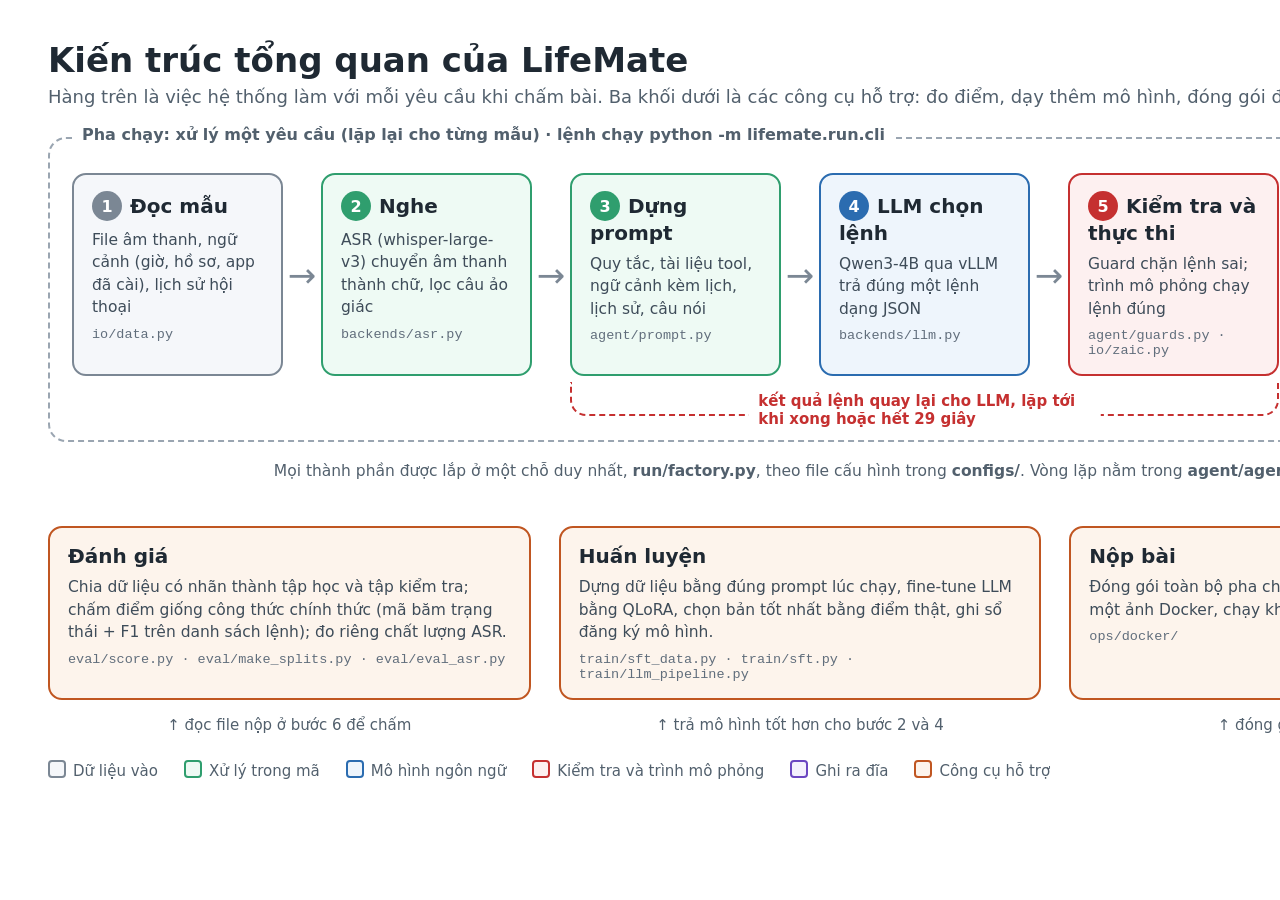
<file: docs/diagrams/src/architecture.html>
<!doctype html><html lang="vi"><head><meta charset="utf-8"><link rel="stylesheet" href="style.css">
<style>
.row { display: grid; grid-template-columns: 1fr 38px 1fr 38px 1fr 38px 1fr 38px 1fr 38px 1fr; align-items: stretch; }
.loop { margin: 6px 0 0; display: grid; grid-template-columns: 1fr 38px 1fr 38px 1fr 38px 1fr 38px 1fr 38px 1fr; }
.loopbar { grid-column: 5 / 10; border: 2.5px dashed #c53030; border-top: none; height: 34px; border-radius: 0 0 16px 16px; position: relative; }
.loopbar b { position: absolute; left: 50%; transform: translateX(-50%); bottom: -14px; background: #fff; padding: 0 10px; color: #c53030; font-size: 15px; }
.zone { border: 2px dashed #9aa5b1; border-radius: 18px; padding: 34px 22px 24px; position: relative; margin-top: 8px; }
.zone > .zt { position: absolute; top: -14px; left: 22px; background: #fff; padding: 0 10px; font-size: 16px; font-weight: 700; color: #52606d; }
.support { display: grid; grid-template-columns: 1fr 1fr 1fr; gap: 28px; margin-top: 46px; }
.links { display: grid; grid-template-columns: 1fr 1fr 1fr; gap: 28px; margin-top: 16px; font-size: 15px; color: #52606d; text-align: center; }
.factory { margin-top: 20px; font-size: 15.5px; color: #52606d; text-align: center; }
</style></head><body><div class="canvas" id="cv">
<h1>Kiến trúc tổng quan của LifeMate</h1>
<div class="sub">Hàng trên là việc hệ thống làm với mỗi yêu cầu khi chấm bài. Ba khối dưới là các công cụ hỗ trợ: đo điểm, dạy thêm mô hình, đóng gói để nộp.</div>
<div class="zone"><div class="zt">Pha chạy: xử lý một yêu cầu (lặp lại cho từng mẫu) · lệnh chạy python -m lifemate.run.cli</div>
<div class="row">
  <div class="box gray"><span class="n">1</span><span class="t">Đọc mẫu</span><div class="d">File âm thanh, ngữ cảnh (giờ, hồ sơ, app đã cài), lịch sử hội thoại</div><div class="code">io/data.py</div></div>
  <div class="arrow">→</div>
  <div class="box green"><span class="n">2</span><span class="t">Nghe</span><div class="d">ASR (whisper-large-v3) chuyển âm thanh thành chữ, lọc câu ảo giác</div><div class="code">backends/asr.py</div></div>
  <div class="arrow">→</div>
  <div class="box green"><span class="n">3</span><span class="t">Dựng prompt</span><div class="d">Quy tắc, tài liệu tool, ngữ cảnh kèm lịch, lịch sử, câu nói</div><div class="code">agent/prompt.py</div></div>
  <div class="arrow">→</div>
  <div class="box blue"><span class="n">4</span><span class="t">LLM chọn lệnh</span><div class="d">Qwen3-4B qua vLLM trả đúng một lệnh dạng JSON</div><div class="code">backends/llm.py</div></div>
  <div class="arrow">→</div>
  <div class="box red"><span class="n">5</span><span class="t">Kiểm tra và thực thi</span><div class="d">Guard chặn lệnh sai; trình mô phỏng chạy lệnh đúng</div><div class="code">agent/guards.py · io/zaic.py</div></div>
  <div class="arrow">→</div>
  <div class="box purple"><span class="n">6</span><span class="t">Ghi kết quả</span><div class="d">Danh sách lệnh + mã băm trạng thái thành một dòng nộp bài</div><div class="code">io/store.py</div></div>
</div>
<div class="loop"><div class="loopbar"><b>kết quả lệnh quay lại cho LLM, lặp tới khi xong hoặc hết 29 giây</b></div></div>
</div>
<div class="factory">Mọi thành phần được lắp ở một chỗ duy nhất, <b>run/factory.py</b>, theo file cấu hình trong <b>configs/</b>. Vòng lặp nằm trong <b>agent/agent.py</b>.</div>
<div class="support">
  <div class="box orange"><span class="t">Đánh giá</span><div class="d">Chia dữ liệu có nhãn thành tập học và tập kiểm tra; chấm điểm giống công thức chính thức (mã băm trạng thái + F1 trên danh sách lệnh); đo riêng chất lượng ASR.</div><div class="code">eval/score.py · eval/make_splits.py · eval/eval_asr.py</div></div>
  <div class="box orange"><span class="t">Huấn luyện</span><div class="d">Dựng dữ liệu bằng đúng prompt lúc chạy, fine-tune LLM bằng QLoRA, chọn bản tốt nhất bằng điểm thật, ghi sổ đăng ký mô hình.</div><div class="code">train/sft_data.py · train/sft.py · train/llm_pipeline.py</div></div>
  <div class="box orange"><span class="t">Nộp bài</span><div class="d">Đóng gói toàn bộ pha chạy cùng trọng số mô hình vào một ảnh Docker, chạy không có mạng.</div><div class="code">ops/docker/</div></div>
</div>
<div class="links"><div>↑ đọc file nộp ở bước 6 để chấm</div><div>↑ trả mô hình tốt hơn cho bước 2 và 4</div><div>↑ đóng gói các bước 1–6</div></div>
<div class="legend"><span class="lg-gray">Dữ liệu vào</span><span class="lg-green">Xử lý trong mã</span><span class="lg-blue">Mô hình ngôn ngữ</span><span class="lg-red">Kiểm tra và trình mô phỏng</span><span class="lg-purple">Ghi ra đĩa</span><span class="lg-orange">Công cụ hỗ trợ</span></div>
</div></body></html>
</file>
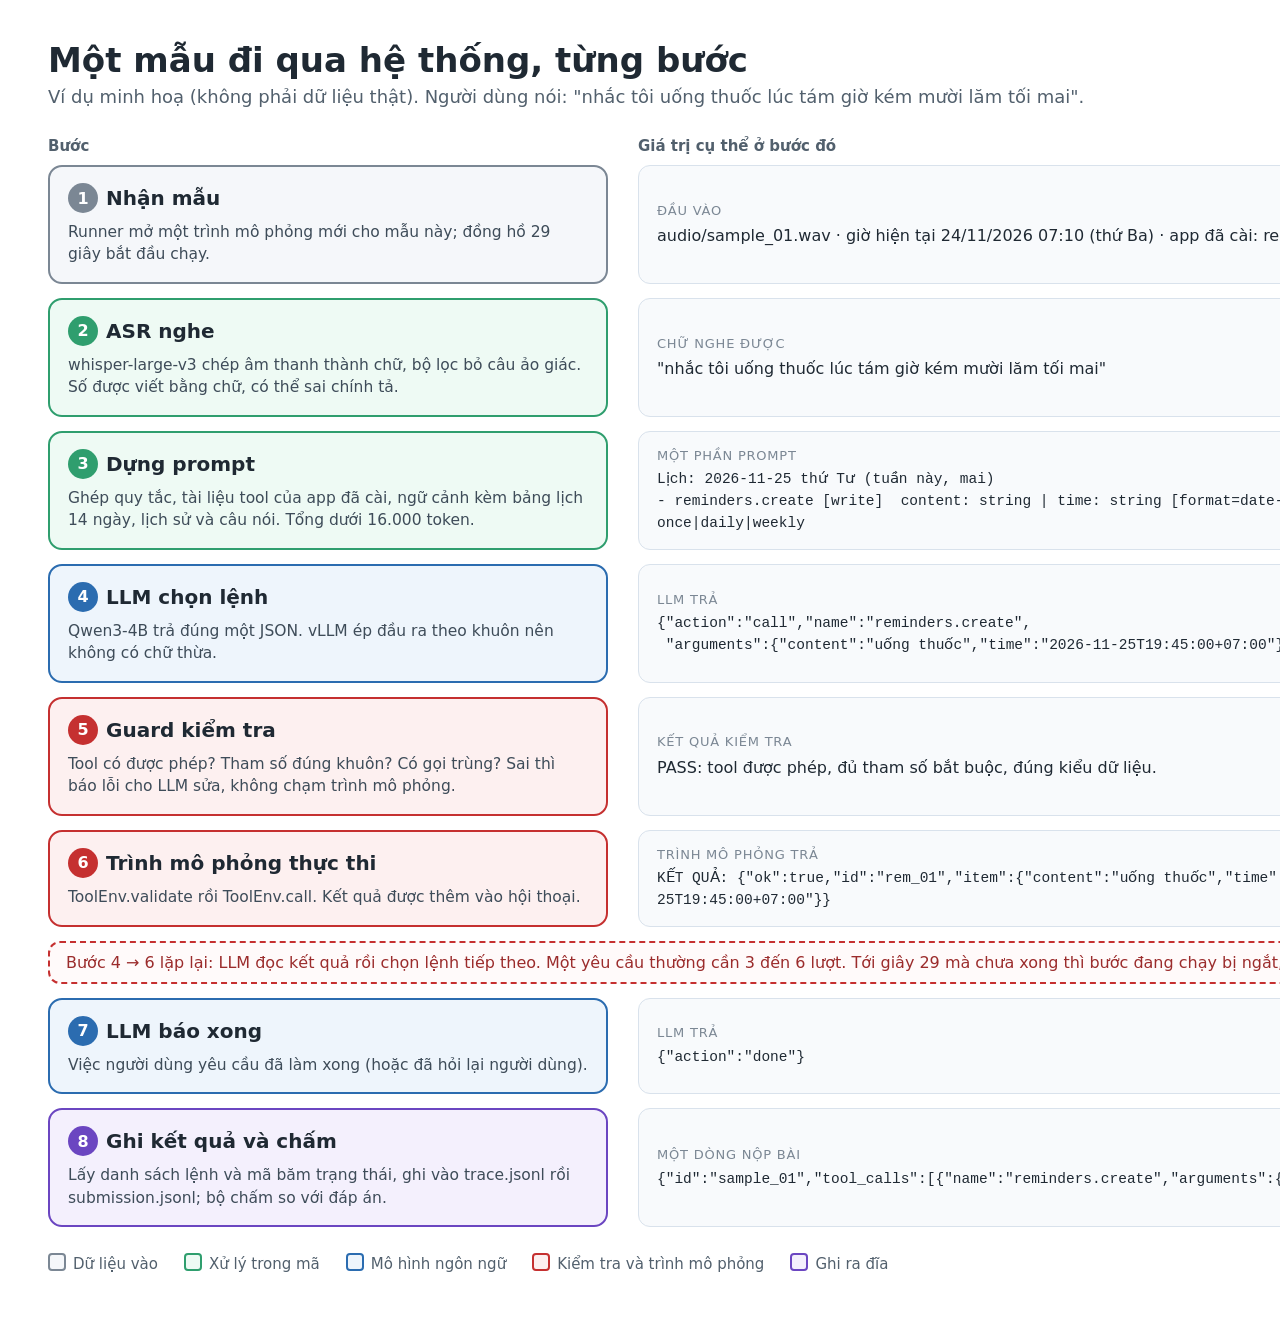
<file: docs/diagrams/src/sample.html>
<!doctype html><html lang="vi"><head><meta charset="utf-8"><link rel="stylesheet" href="style.css">
<style>
.steps { display: grid; grid-template-columns: 560px 1fr; gap: 14px 30px; align-items: stretch; }
.ex { border-radius: 12px; background: #f8fafc; border: 1.5px solid #d9e2ec; padding: 14px 18px; font-size: 16px; line-height: 1.5; display: flex; flex-direction: column; justify-content: center; }
.ex .k { font-size: 13px; text-transform: uppercase; letter-spacing: .06em; color: #7b8794; margin-bottom: 4px; }
.ex code { font-family: "Noto Sans Mono", "CaskaydiaMono NFM", "Liberation Mono", monospace; font-size: 14.5px; color: #1f2933; white-space: pre-wrap; }
.down { grid-column: 1; text-align: center; color: #9aa5b1; font-size: 22px; line-height: 10px; height: 10px; }
.loopnote { grid-column: 1 / 3; border: 2.5px dashed #c53030; border-radius: 12px; padding: 10px 16px; color: #9b2c2c; font-size: 16px; background: #fffafa; }
.head { display: grid; grid-template-columns: 560px 1fr; gap: 30px; font-size: 15px; font-weight: 700; color: #52606d; margin-bottom: 10px; }
</style></head><body><div class="canvas" id="cv">
<h1>Một mẫu đi qua hệ thống, từng bước</h1>
<div class="sub">Ví dụ minh hoạ (không phải dữ liệu thật). Người dùng nói: "nhắc tôi uống thuốc lúc tám giờ kém mười lăm tối mai".</div>
<div class="head"><div>Bước</div><div>Giá trị cụ thể ở bước đó</div></div>
<div class="steps">
  <div class="box gray"><span class="n">1</span><span class="t">Nhận mẫu</span><div class="d">Runner mở một trình mô phỏng mới cho mẫu này; đồng hồ 29 giây bắt đầu chạy.</div></div>
  <div class="ex"><div class="k">Đầu vào</div>audio/sample_01.wav · giờ hiện tại 24/11/2026 07:10 (thứ Ba) · app đã cài: reminders, alarm, contacts, …</div>
  <div class="box green"><span class="n">2</span><span class="t">ASR nghe</span><div class="d">whisper-large-v3 chép âm thanh thành chữ, bộ lọc bỏ câu ảo giác. Số được viết bằng chữ, có thể sai chính tả.</div></div>
  <div class="ex"><div class="k">Chữ nghe được</div>"nhắc tôi uống thuốc lúc tám giờ kém mười lăm tối mai"</div>
  <div class="box green"><span class="n">3</span><span class="t">Dựng prompt</span><div class="d">Ghép quy tắc, tài liệu tool của app đã cài, ngữ cảnh kèm bảng lịch 14 ngày, lịch sử và câu nói. Tổng dưới 16.000 token.</div></div>
  <div class="ex"><div class="k">Một phần prompt</div><code>Lịch: 2026-11-25 thứ Tư (tuần này, mai)
- reminders.create [write]  content: string | time: string [format=date-time] | repeat?: once|daily|weekly</code></div>
  <div class="box blue"><span class="n">4</span><span class="t">LLM chọn lệnh</span><div class="d">Qwen3-4B trả đúng một JSON. vLLM ép đầu ra theo khuôn nên không có chữ thừa.</div></div>
  <div class="ex"><div class="k">LLM trả</div><code>{"action":"call","name":"reminders.create",
 "arguments":{"content":"uống thuốc","time":"2026-11-25T19:45:00+07:00"}}</code></div>
  <div class="box red"><span class="n">5</span><span class="t">Guard kiểm tra</span><div class="d">Tool có được phép? Tham số đúng khuôn? Có gọi trùng? Sai thì báo lỗi cho LLM sửa, không chạm trình mô phỏng.</div></div>
  <div class="ex"><div class="k">Kết quả kiểm tra</div>PASS: tool được phép, đủ tham số bắt buộc, đúng kiểu dữ liệu.</div>
  <div class="box red"><span class="n">6</span><span class="t">Trình mô phỏng thực thi</span><div class="d">ToolEnv.validate rồi ToolEnv.call. Kết quả được thêm vào hội thoại.</div></div>
  <div class="ex"><div class="k">Trình mô phỏng trả</div><code>KẾT QUẢ: {"ok":true,"id":"rem_01","item":{"content":"uống thuốc","time":"2026-11-25T19:45:00+07:00"}}</code></div>
  <div class="loopnote">Bước 4 → 6 lặp lại: LLM đọc kết quả rồi chọn lệnh tiếp theo. Một yêu cầu thường cần 3 đến 6 lượt. Tới giây 29 mà chưa xong thì bước đang chạy bị ngắt, các lệnh đã gọi vẫn được nộp.</div>
  <div class="box blue"><span class="n">7</span><span class="t">LLM báo xong</span><div class="d">Việc người dùng yêu cầu đã làm xong (hoặc đã hỏi lại người dùng).</div></div>
  <div class="ex"><div class="k">LLM trả</div><code>{"action":"done"}</code></div>
  <div class="box purple"><span class="n">8</span><span class="t">Ghi kết quả và chấm</span><div class="d">Lấy danh sách lệnh và mã băm trạng thái, ghi vào trace.jsonl rồi submission.jsonl; bộ chấm so với đáp án.</div></div>
  <div class="ex"><div class="k">Một dòng nộp bài</div><code>{"id":"sample_01","tool_calls":[{"name":"reminders.create","arguments":{…}}],"state_hash":"9f2c…"}</code></div>
</div>
<div class="legend"><span class="lg-gray">Dữ liệu vào</span><span class="lg-green">Xử lý trong mã</span><span class="lg-blue">Mô hình ngôn ngữ</span><span class="lg-red">Kiểm tra và trình mô phỏng</span><span class="lg-purple">Ghi ra đĩa</span></div>
</div></body></html>
</file>
<file: docs/diagrams/src/style.css>
* { box-sizing: border-box; margin: 0; padding: 0; }
body { font-family: "Noto Sans", "DejaVu Sans", sans-serif; background: #ffffff; color: #1f2933; }
.canvas { width: 1600px; padding: 40px 48px 44px; background: #ffffff; }
h1 { font-size: 34px; font-weight: 700; margin-bottom: 6px; }
.sub { font-size: 18px; color: #52606d; margin-bottom: 30px; }
.box { border-radius: 14px; padding: 16px 18px; border: 2px solid; position: relative; }
.box .n { display: inline-flex; width: 30px; height: 30px; border-radius: 50%; align-items: center; justify-content: center; font-weight: 700; font-size: 16px; color: #fff; margin-right: 8px; vertical-align: middle; }
.box .t { font-size: 20px; font-weight: 700; vertical-align: middle; }
.box .d { font-size: 15.5px; color: #3e4c59; margin-top: 8px; line-height: 1.45; }
.box .code { font-family: "Noto Sans Mono", "CaskaydiaMono NFM", "Liberation Mono", monospace; font-size: 13.5px; color: #616e7c; margin-top: 8px; }
.green { border-color: #2f9e6e; background: #eefaf4; } .green .n { background: #2f9e6e; }
.blue { border-color: #2b6cb0; background: #eef5fc; } .blue .n { background: #2b6cb0; }
.red { border-color: #c53030; background: #fdf0f0; } .red .n { background: #c53030; }
.purple { border-color: #6b46c1; background: #f4f0fd; } .purple .n { background: #6b46c1; }
.orange { border-color: #c05621; background: #fdf4ec; } .orange .n { background: #c05621; }
.gray { border-color: #7b8794; background: #f5f7fa; } .gray .n { background: #7b8794; }
.arrow { font-size: 34px; color: #7b8794; display: flex; align-items: center; justify-content: center; }
.legend { display: flex; gap: 26px; margin-top: 26px; font-size: 15px; color: #52606d; }
.legend span::before { content: ""; display: inline-block; width: 14px; height: 14px; border-radius: 4px; margin-right: 7px; vertical-align: -2px; border: 2px solid; }
.lg-green::before { border-color: #2f9e6e !important; background: #eefaf4; }
.lg-blue::before { border-color: #2b6cb0 !important; background: #eef5fc; }
.lg-red::before { border-color: #c53030 !important; background: #fdf0f0; }
.lg-purple::before { border-color: #6b46c1 !important; background: #f4f0fd; }
.lg-orange::before { border-color: #c05621 !important; background: #fdf4ec; }
.lg-gray::before { border-color: #7b8794 !important; background: #f5f7fa; }
</file>
